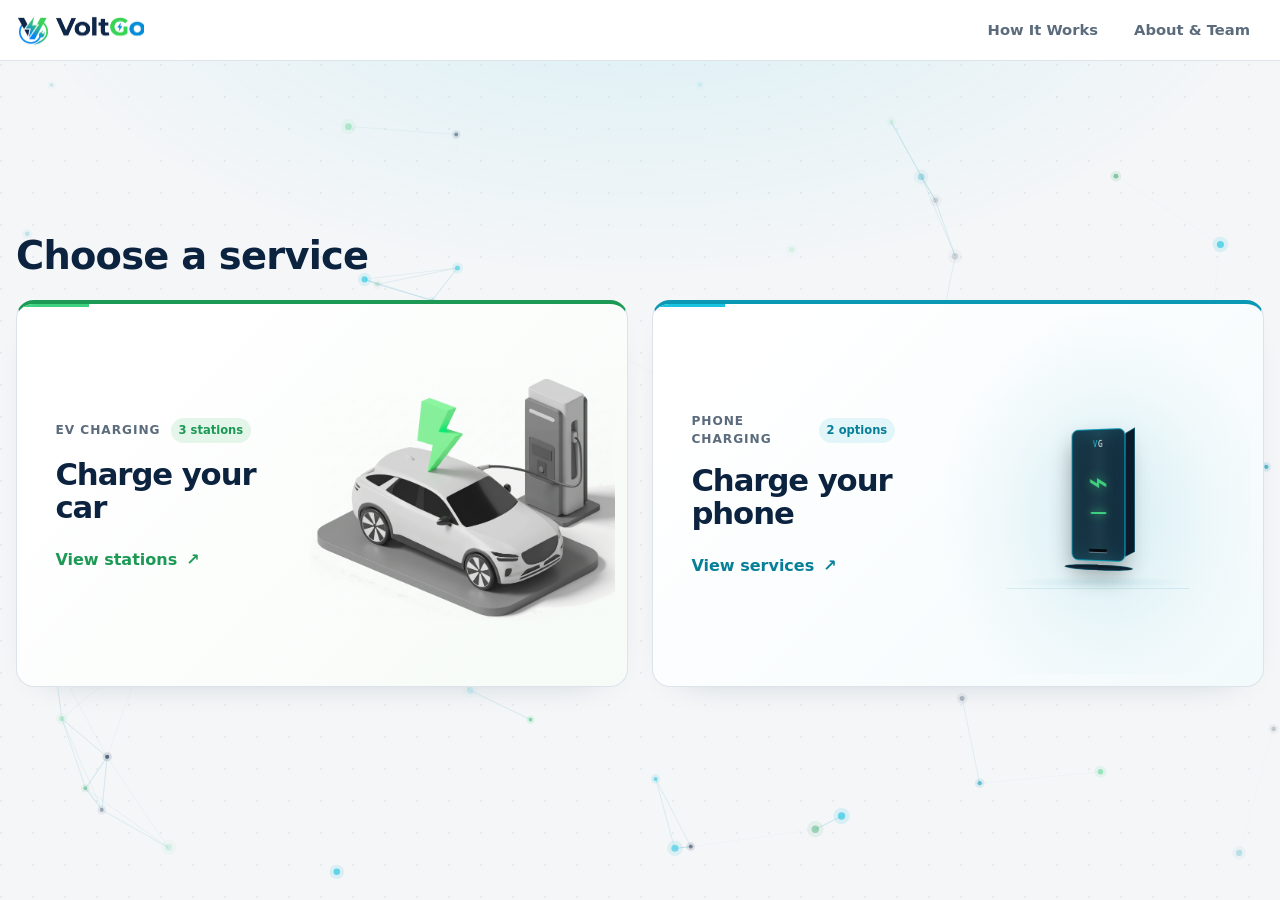
<file: index.html>
<!doctype html>
<html lang="en">
  <head>
    <meta charset="utf-8" />
    <meta name="viewport" content="width=device-width, initial-scale=1" />
    <title>VoltGo</title>
    <link
      rel="icon"
      type="image/png"
      sizes="192x192"
      href="assets/voltgo-icon.png"
    />
    <link rel="stylesheet" href="css/style.css" />
  </head>
  <body>
    <header class="site-header">
      <div class="container container--wide header-inner">
        <a class="brand" href="index.html" aria-label="VoltGo home">
          <img class="brand-logo" src="assets/voltgo-logo.png" alt="VoltGo" />
        </a>
        <nav class="header-nav" aria-label="Main Navigation">
          <a class="nav-link" href="how-it-works.html">How It Works</a>
          <a class="nav-link" href="about.html">About &amp; Team</a>
        </nav>
      </div>
    </header>

    <main class="container container--wide home-main">
      <section class="intro" id="homeIntro">
        <h1>Choose a service</h1>
      </section>

      <section
        class="service-picker"
        id="servicePicker"
        aria-label="Choose a charging service"
      >
        <button class="service-choice" type="button" data-service-choice="ev">
          <span class="service-choice-copy">
            <span class="service-choice-kicker"
              >EV CHARGING
              <span class="service-choice-count" data-service-count="ev"></span
            ></span>
            <strong>Charge your car</strong>
            <span class="service-choice-cta"
              >View stations <span aria-hidden="true">↗</span></span
            >
          </span>
          <span
            class="service-choice-art service-choice-art--ev"
            aria-hidden="true"
          >
            <img src="assets/ev-charging-station.webp" alt="" />
          </span>
        </button>
        <button
          class="service-choice service-choice--phone"
          type="button"
          data-service-choice="phone"
        >
          <span class="service-choice-copy">
            <span class="service-choice-kicker"
              >PHONE CHARGING
              <span
                class="service-choice-count"
                data-service-count="phone"
              ></span
            ></span>
            <strong>Charge your phone</strong>
            <span class="service-choice-cta"
              >View services <span aria-hidden="true">↗</span></span
            >
          </span>
          <span
            class="service-choice-art service-choice-art--phone"
            aria-hidden="true"
          >
            <div class="phone-service-stage">
              <span class="phone-stage-floor"></span>
              <div class="charger-model phone-choice-model">
                <div class="charger-face">
                  <span class="charger-logo">V<span>G</span></span
                  ><span class="charger-bolt">⌁</span
                  ><span class="charger-light"></span
                  ><span class="charger-slot"></span>
                </div>
                <div class="charger-side"></div>
                <div class="charger-foot"></div>
              </div>
            </div>
          </span>
        </button>
      </section>

      <section class="station-browser" id="stationBrowser" hidden>
        <div class="station-browser-head">
          <div>
            <p class="eyebrow" id="serviceEyebrow"></p>
            <h2 id="stationsTitle"></h2>
            <p class="intro-sub" id="summary"></p>
          </div>
        </div>
        <section
          class="stations"
          id="stations"
          aria-label="Charging stations"
        ></section>
      </section>

      <template id="stationCardTemplate">
        <a class="station-card" data-card-link>
          <div class="card-top">
            <span class="card-id" data-card-id></span>
            <span class="status" data-card-status></span>
          </div>
          <h2 class="card-name" data-card-name></h2>
          <p class="card-location" data-card-location></p>
          <div class="charger-stage" aria-hidden="true">
            <img
              class="ev-smart-art"
              data-ev-art
              src="assets/ev-charging-station.webp"
              alt="3D illustration of an electric car connected to a charging station"
            />
            <div class="charger-model" data-phone-art>
              <div class="charger-face">
                <span class="charger-logo">V<span>G</span></span
                ><span class="charger-bolt" data-service-icon></span
                ><span class="charger-light"></span
                ><span class="charger-slot"></span>
              </div>
              <div class="charger-side"></div>
              <div class="charger-foot"></div>
            </div>
            <div class="charger-floor" data-card-floor></div>
          </div>
          <div class="card-foot">
            <span class="card-spec" data-card-spec></span>
            <span class="card-go" data-card-go></span>
          </div>
        </a>
      </template>
    </main>

    <script src="js/stations.js"></script>
    <script src="js/home.js"></script>
    <script src="js/energy-bg.js" defer></script>
  </body>
</html>
</file>
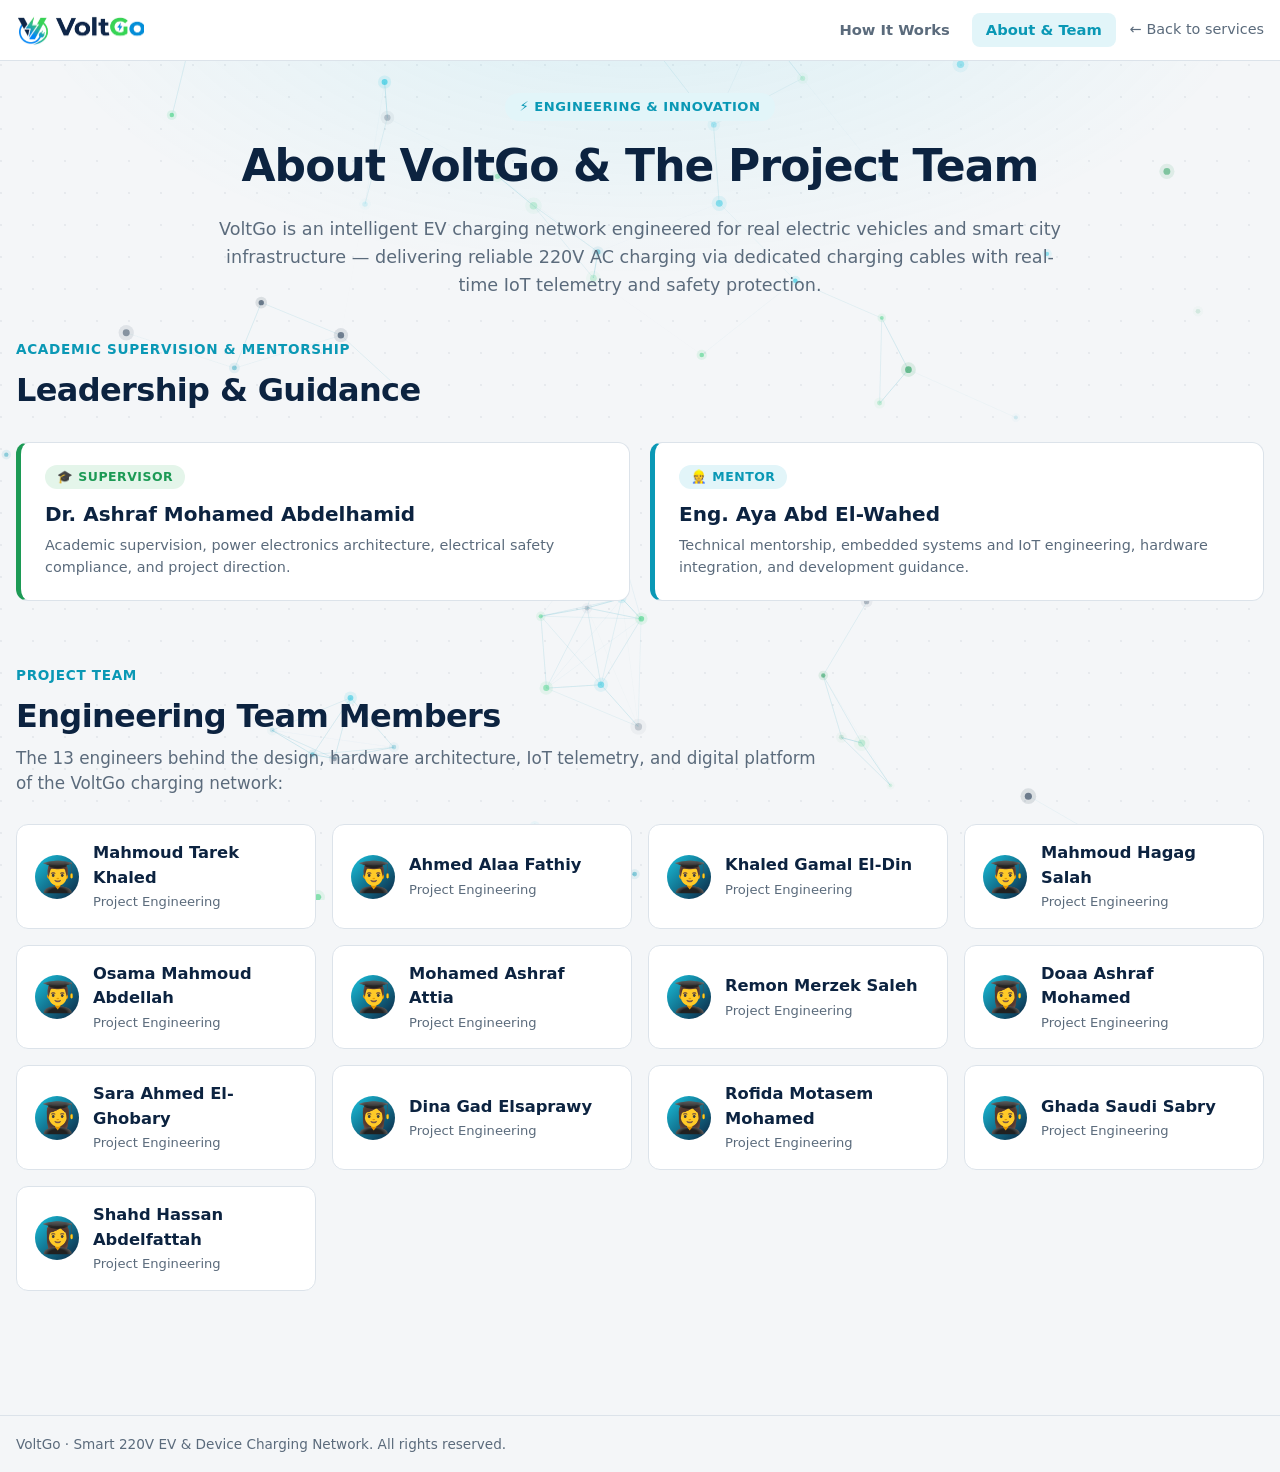
<file: about.html>
<!doctype html>
<html lang="en">
  <head>
    <meta charset="utf-8" />
    <meta name="viewport" content="width=device-width, initial-scale=1" />
    <title>About &amp; Team · VoltGo</title>
    <link
      rel="icon"
      type="image/png"
      sizes="192x192"
      href="assets/voltgo-icon.png"
    />
    <link rel="stylesheet" href="css/style.css" />
  </head>
  <body>
    <header class="site-header">
      <div class="container container--wide header-inner">
        <a class="brand" href="index.html" aria-label="VoltGo home">
          <img class="brand-logo" src="assets/voltgo-logo.png" alt="VoltGo" />
        </a>
        <div class="header-right">
          <nav class="header-nav" aria-label="Main Navigation">
            <a class="nav-link" href="how-it-works.html">How It Works</a>
            <a class="nav-link active" href="about.html">About &amp; Team</a>
          </nav>
          <a class="back-link" href="index.html">&larr; Back to services</a>
        </div>
      </div>
    </header>

    <main class="container container--wide about-main">
      <!-- HERO -->
      <section class="about-hero">
        <span class="about-badge">⚡ Engineering &amp; Innovation</span>
        <h1>About VoltGo &amp; The Project Team</h1>
        <p class="intro-sub">
          VoltGo is an intelligent EV charging network engineered for real
          electric vehicles and smart city infrastructure — delivering reliable
          220V AC charging via dedicated charging cables with real-time IoT
          telemetry and safety protection.
        </p>
      </section>

      <!-- SUPERVISOR & MENTOR -->
      <section class="about-section">
        <div class="section-header">
          <p class="eyebrow">Academic Supervision &amp; Mentorship</p>
          <h2>Leadership &amp; Guidance</h2>
        </div>

        <div class="mentors-grid">
          <!-- Supervisor -->
          <div class="mentor-card mentor-card--supervisor">
            <span class="mentor-badge mentor-badge--green">🎓 Supervisor</span>
            <h3>Dr. Ashraf Mohamed Abdelhamid</h3>
            <p>
              Academic supervision, power electronics architecture, electrical
              safety compliance, and project direction.
            </p>
          </div>

          <!-- Mentor -->
          <div class="mentor-card">
            <span class="mentor-badge mentor-badge--cyan">👷 Mentor</span>
            <h3>Eng. Aya Abd El-Wahed</h3>
            <p>
              Technical mentorship, embedded systems and IoT engineering,
              hardware integration, and development guidance.
            </p>
          </div>
        </div>
      </section>

      <!-- TEAM MEMBERS -->
      <section class="about-section">
        <div class="section-header">
          <p class="eyebrow">Project Team</p>
          <h2>Engineering Team Members</h2>
          <p class="section-lead">
            The 13 engineers behind the design, hardware architecture, IoT
            telemetry, and digital platform of the VoltGo charging network:
          </p>
        </div>

        <!-- 13 Team Members Grid -->
        <div class="team-grid-compact">
          <!-- 1 -->
          <div class="team-member-item">
            <div class="team-member-avatar">👨‍🎓</div>
            <div class="team-member-details">
              <h3>Mahmoud Tarek Khaled</h3>
              <p>Project Engineering</p>
            </div>
          </div>

          <!-- 2 -->
          <div class="team-member-item">
            <div class="team-member-avatar">👨‍🎓</div>
            <div class="team-member-details">
              <h3>Ahmed Alaa Fathiy</h3>
              <p>Project Engineering</p>
            </div>
          </div>

          <!-- 3 -->
          <div class="team-member-item">
            <div class="team-member-avatar">👨‍🎓</div>
            <div class="team-member-details">
              <h3>Khaled Gamal El-Din</h3>
              <p>Project Engineering</p>
            </div>
          </div>

          <!-- 4 -->
          <div class="team-member-item">
            <div class="team-member-avatar">👨‍🎓</div>
            <div class="team-member-details">
              <h3>Mahmoud Hagag Salah</h3>
              <p>Project Engineering</p>
            </div>
          </div>

          <!-- 5 -->
          <div class="team-member-item">
            <div class="team-member-avatar">👨‍🎓</div>
            <div class="team-member-details">
              <h3>Osama Mahmoud Abdellah</h3>
              <p>Project Engineering</p>
            </div>
          </div>

          <!-- 6 -->
          <div class="team-member-item">
            <div class="team-member-avatar">👨‍🎓</div>
            <div class="team-member-details">
              <h3>Mohamed Ashraf Attia</h3>
              <p>Project Engineering</p>
            </div>
          </div>

          <!-- 7 -->
          <div class="team-member-item">
            <div class="team-member-avatar">👨‍🎓</div>
            <div class="team-member-details">
              <h3>Remon Merzek Saleh</h3>
              <p>Project Engineering</p>
            </div>
          </div>

          <!-- 8 -->
          <div class="team-member-item">
            <div class="team-member-avatar">👩‍🎓</div>
            <div class="team-member-details">
              <h3>Doaa Ashraf Mohamed</h3>
              <p>Project Engineering</p>
            </div>
          </div>

          <!-- 9 -->
          <div class="team-member-item">
            <div class="team-member-avatar">👩‍🎓</div>
            <div class="team-member-details">
              <h3>Sara Ahmed El-Ghobary</h3>
              <p>Project Engineering</p>
            </div>
          </div>

          <!-- 10 -->
          <div class="team-member-item">
            <div class="team-member-avatar">👩‍🎓</div>
            <div class="team-member-details">
              <h3>Dina Gad Elsaprawy</h3>
              <p>Project Engineering</p>
            </div>
          </div>

          <!-- 11 -->
          <div class="team-member-item">
            <div class="team-member-avatar">👩‍🎓</div>
            <div class="team-member-details">
              <h3>Rofida Motasem Mohamed</h3>
              <p>Project Engineering</p>
            </div>
          </div>

          <!-- 12 -->
          <div class="team-member-item">
            <div class="team-member-avatar">👩‍🎓</div>
            <div class="team-member-details">
              <h3>Ghada Saudi Sabry</h3>
              <p>Project Engineering</p>
            </div>
          </div>

          <!-- 13 -->
          <div class="team-member-item">
            <div class="team-member-avatar">👩‍🎓</div>
            <div class="team-member-details">
              <h3>Shahd Hassan Abdelfattah</h3>
              <p>Project Engineering</p>
            </div>
          </div>
        </div>
      </section>
    </main>

    <footer class="site-footer">
      <div class="container container--wide">
        <p>
          VoltGo &middot; Smart 220V EV &amp; Device Charging Network. All
          rights reserved.
        </p>
      </div>
    </footer>
    <script src="js/energy-bg.js" defer></script>
  </body>
</html>
</file>
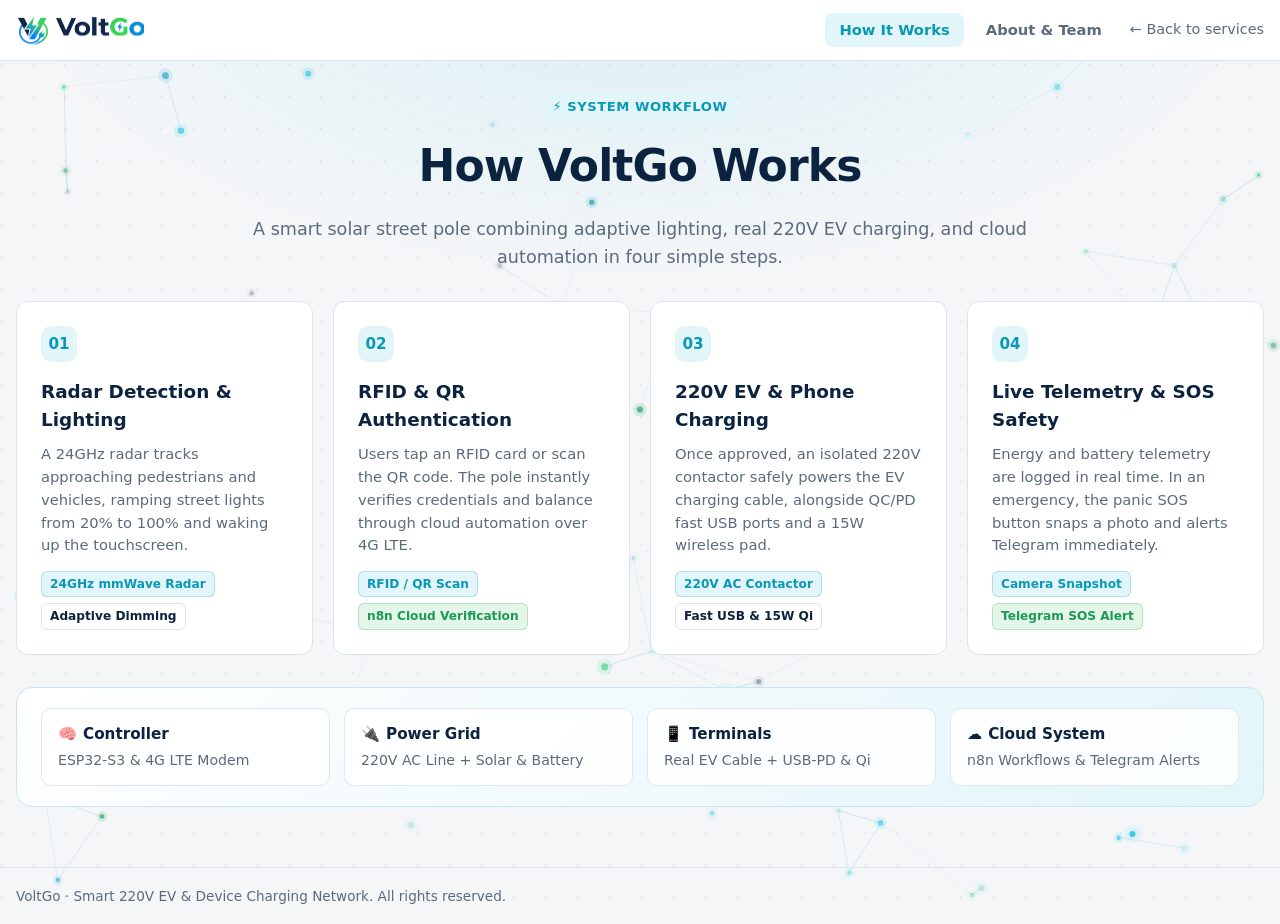
<file: how-it-works.html>
<!doctype html>
<html lang="en">
  <head>
    <meta charset="utf-8" />
    <meta name="viewport" content="width=device-width, initial-scale=1" />
    <title>How It Works · VoltGo</title>
    <link rel="icon" type="image/png" sizes="192x192" href="assets/voltgo-icon.png" />
    <link rel="stylesheet" href="css/style.css" />
  </head>
  <body>
    <header class="site-header">
      <div class="container container--wide header-inner">
        <a class="brand" href="index.html" aria-label="VoltGo home">
          <img class="brand-logo" src="assets/voltgo-logo.png" alt="VoltGo" />
        </a>
        <div class="header-right">
          <nav class="header-nav" aria-label="Main Navigation">
            <a class="nav-link active" href="how-it-works.html">How It Works</a>
            <a class="nav-link" href="about.html">About &amp; Team</a>
          </nav>
          <a class="back-link" href="index.html">&larr; Back to services</a>
        </div>
      </div>
    </header>

    <main class="container container--wide about-main">
      <!-- HERO -->
      <section class="about-hero" style="margin-bottom: 30px;">
        <span class="about-badge">⚡ System Workflow</span>
        <h1>How VoltGo Works</h1>
        <p class="intro-sub">
          A smart solar street pole combining adaptive lighting, real 220V EV charging, and cloud automation in four simple steps.
        </p>
      </section>

      <!-- 4 CONCISE STEPS -->
      <div class="steps-grid">
        <!-- Step 1 -->
        <div class="step-card">
          <span class="step-card-num">01</span>
          <h3>Radar Detection &amp; Lighting</h3>
          <p>
            A 24GHz radar tracks approaching pedestrians and vehicles, ramping street lights from 20% to 100% and waking up the touchscreen.
          </p>
          <div class="hw-tags">
            <span class="hw-tag hw-tag--cyan">24GHz mmWave Radar</span>
            <span class="hw-tag">Adaptive Dimming</span>
          </div>
        </div>

        <!-- Step 2 -->
        <div class="step-card">
          <span class="step-card-num">02</span>
          <h3>RFID &amp; QR Authentication</h3>
          <p>
            Users tap an RFID card or scan the QR code. The pole instantly verifies credentials and balance through cloud automation over 4G LTE.
          </p>
          <div class="hw-tags">
            <span class="hw-tag hw-tag--cyan">RFID / QR Scan</span>
            <span class="hw-tag hw-tag--green">n8n Cloud Verification</span>
          </div>
        </div>

        <!-- Step 3 -->
        <div class="step-card">
          <span class="step-card-num">03</span>
          <h3>220V EV &amp; Phone Charging</h3>
          <p>
            Once approved, an isolated 220V contactor safely powers the EV charging cable, alongside QC/PD fast USB ports and a 15W wireless pad.
          </p>
          <div class="hw-tags">
            <span class="hw-tag hw-tag--cyan">220V AC Contactor</span>
            <span class="hw-tag">Fast USB &amp; 15W Qi</span>
          </div>
        </div>

        <!-- Step 4 -->
        <div class="step-card">
          <span class="step-card-num">04</span>
          <h3>Live Telemetry &amp; SOS Safety</h3>
          <p>
            Energy and battery telemetry are logged in real time. In an emergency, the panic SOS button snaps a photo and alerts Telegram immediately.
          </p>
          <div class="hw-tags">
            <span class="hw-tag hw-tag--cyan">Camera Snapshot</span>
            <span class="hw-tag hw-tag--green">Telegram SOS Alert</span>
          </div>
        </div>
      </div>

      <!-- COMPACT CORE SPECS STRIP -->
      <div class="spotlight-box" style="margin-top: 32px; padding: 20px 24px;">
        <div class="spotlight-points" style="grid-template-columns: repeat(auto-fit, minmax(200px, 1fr)); gap: 14px;">
          <div class="spotlight-point">
            <strong><span>🧠</span> Controller</strong>
            <p>ESP32-S3 &amp; 4G LTE Modem</p>
          </div>
          <div class="spotlight-point">
            <strong><span>🔌</span> Power Grid</strong>
            <p>220V AC Line + Solar &amp; Battery</p>
          </div>
          <div class="spotlight-point">
            <strong><span>📱</span> Terminals</strong>
            <p>Real EV Cable + USB-PD &amp; Qi</p>
          </div>
          <div class="spotlight-point">
            <strong><span>☁️</span> Cloud System</strong>
            <p>n8n Workflows &amp; Telegram Alerts</p>
          </div>
        </div>
      </div>
    </main>

    <footer class="site-footer">
      <div class="container container--wide">
        <p>VoltGo &middot; Smart 220V EV &amp; Device Charging Network. All rights reserved.</p>
      </div>
    </footer>
    <script src="js/energy-bg.js" defer></script>
  </body>
</html>
</file>
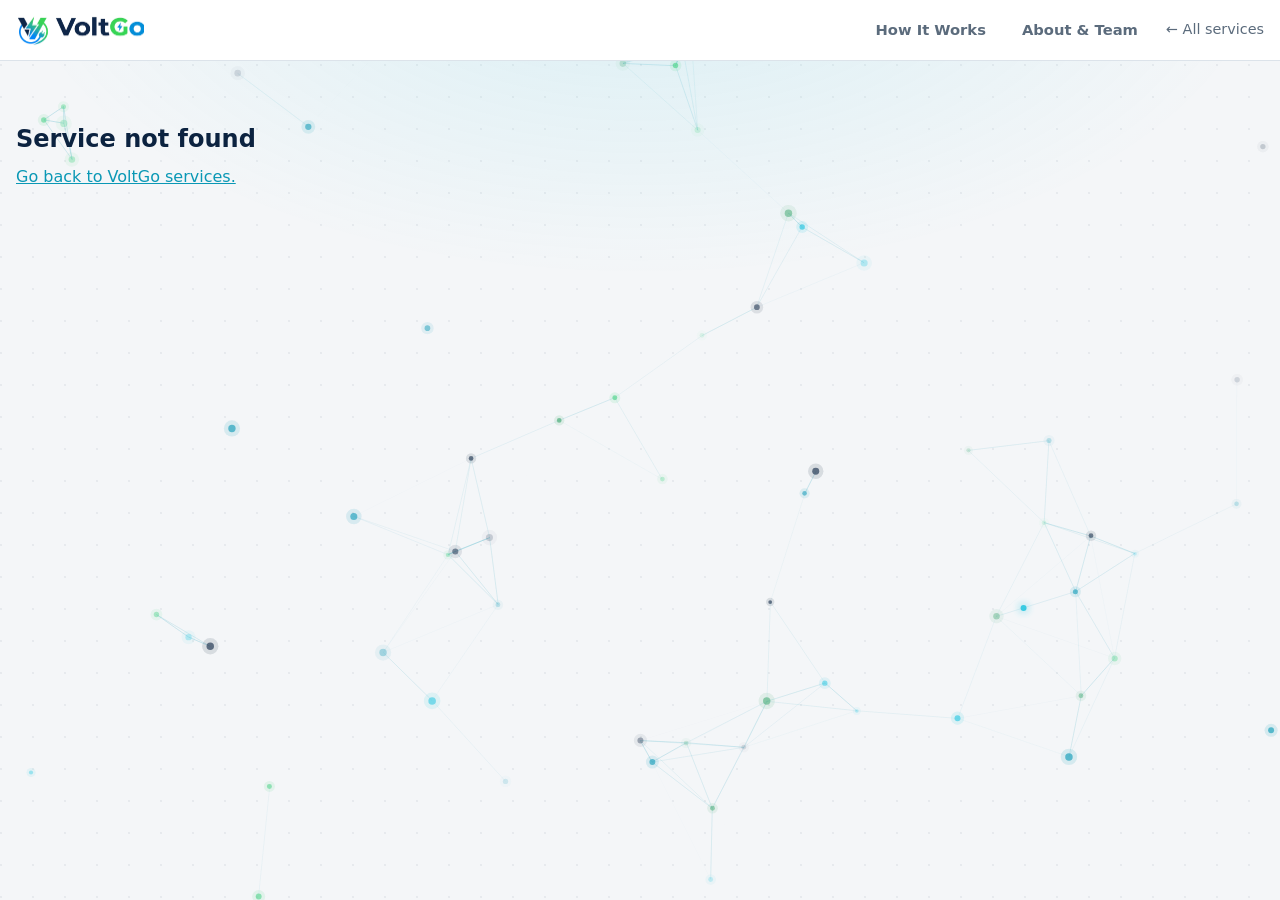
<file: phone.html>
<!doctype html>
<html lang="en">
  <head>
    <meta charset="utf-8" />
    <meta name="viewport" content="width=device-width, initial-scale=1" />
    <title>Phone charging · VoltGo</title>
    <link rel="icon" type="image/png" sizes="192x192" href="assets/voltgo-icon.png" />
    <link rel="stylesheet" href="css/style.css" />
  </head>
  <body>
    <header class="site-header">
      <div class="container container--wide header-inner">
        <a class="brand" href="index.html" aria-label="VoltGo home">
          <img class="brand-logo" src="assets/voltgo-logo.png" alt="" />
        </a>
        <div class="header-right">
          <nav class="header-nav" aria-label="Main Navigation">
            <a class="nav-link" href="how-it-works.html">How It Works</a>
            <a class="nav-link" href="about.html">About &amp; Team</a>
          </nav>
          <a class="back-link" href="index.html">&larr; All services</a>
        </div>
      </div>
    </header>
    <main class="container container--station phone-main">
      <section id="phoneNotFound" class="notice-block" hidden><h1>Service not found</h1><p><a href="index.html">Go back to VoltGo services.</a></p></section>
      <div id="phoneView" hidden>
        <div class="station-head"><div><p class="eyebrow" id="phoneId"></p><h1 id="phoneName"></h1><p class="muted" id="phoneLocation"></p></div><span class="status status--available">Available</span></div>
        <div class="phone-layout">
          <section class="card phone-visual-card">
            <h2 class="card-title">Charging station <span class="tag">CSS 3D illustration</span></h2>
            <div class="phone-scene" id="phoneScene"><div class="phone-scene-glow"></div><div class="phone-station-model"><span class="phone-model-logo">VG</span><span class="phone-model-icon" id="phoneModelIcon"></span><span class="phone-model-light"></span><span class="phone-model-base"></span></div><div class="phone-scene-floor"></div></div>
            <section class="pole-telemetry" aria-label="Smart pole readings">
              <div class="pole-telemetry-heading"><h3>Smart pole status</h3><span class="pole-connection-status is-demo" id="poleConnectionStatus" role="status">Demo readings</span></div>
              <div class="pole-telemetry-grid">
                <div class="pole-reading pole-reading--battery">
                  <div class="pole-reading-heading"><span>Pole battery</span><strong id="poleBatteryValue">86%</strong></div>
                  <div class="pole-battery-track" id="poleBatteryMeter" role="meter" aria-label="Smart pole battery charge" aria-valuemin="0" aria-valuemax="100" aria-valuenow="86">
                    <div class="pole-battery-fill" id="poleBatteryFill"></div>
                  </div>
                </div>
                <div class="pole-reading pole-reading--temperature">
                  <div class="pole-reading-heading"><span>Pole temperature</span><strong id="poleTemperatureValue">29.0 °C</strong></div>
                  <p class="pole-temperature-note" id="poleTemperatureNote">Normal operating range</p>
                </div>
                <div class="pole-reading">
                  <div class="pole-reading-heading"><span>Battery voltage</span><strong id="poleBatteryVoltage">— V</strong></div>
                </div>
                <div class="pole-reading">
                  <div class="pole-reading-heading"><span>Solar current</span><strong id="poleSolarCurrent">— A</strong></div>
                </div>
              </div>
              <p class="muted small pole-telemetry-note" id="poleTelemetryNote">Demo readings only · no pole sensors connected.</p>
            </section>
            <p class="muted small">Simulated service · no real phone or charging hardware is controlled.</p>
          </section>
          <section class="card phone-control-card">
            <div id="phoneSetup">
              <h2 class="card-title">Set up a charging session</h2>
              <div class="phone-setup-grid">
                <div class="phone-setup-ports">
                  <div class="step"><span class="step-num">1</span><span class="step-title" id="portHeading">Choose an available port</span></div>
                  <div class="phone-port-list" id="phonePorts"></div>
                </div>
                <div class="phone-setup-purchase">
                  <div class="step"><span class="step-num">2</span><span class="step-title">Choose a time package</span></div>
                  <div class="phone-package-list" id="phonePackages"></div>
                  <button type="button" class="btn btn--primary" id="phonePay">Pay 18 EGP (simulated)</button>
                  <p class="muted small phone-footnote" id="phonePayNote">Demo payment only. No real money is charged.</p>
                  <p class="notice notice--ok" id="phonePaidNotice" hidden></p>
                  <button type="button" class="btn btn--go" id="phoneStart" disabled>Start charging</button>
                </div>
              </div>
            </div>
            <div id="phoneSession" hidden>
              <h2 class="card-title">Phone charging <span class="pulse-dot" id="phonePulse" hidden></span></h2>
              <div class="phone-session-state" id="phoneSessionState">Paid · ready to start</div>
              <div class="phone-stats"><div><span>Duration</span><strong id="phoneElapsed">00:00</strong></div><div><span>Purchased time</span><strong id="phoneLimit">30 min</strong></div></div>
              <div class="progress phone-progress"><div class="progress-fill" id="phoneProgress"></div></div>
              <p class="muted small" id="phoneSessionNote">Start the session when you’re ready.</p>
              <button type="button" class="btn btn--stop" id="phoneStop" disabled>Stop session</button>
              <button type="button" class="btn btn--go" id="phoneResume" hidden>Resume charging</button>
              <a href="index.html" class="btn btn--ghost phone-back">All services</a>
            </div>
          </section>
        </div>
      </div>
    </main>
    <template id="phonePortTemplate">
      <button type="button" class="phone-port">
        <span class="phone-port-dot"></span>
        <span><strong><span data-port-id></span> <small class="phone-port-type" data-port-type></small></strong><small data-port-location></small></span>
        <span class="phone-port-check" data-port-check></span>
      </button>
    </template>
    <template id="phonePackageTemplate">
      <button type="button" class="phone-package">
        <strong><span data-package-minutes></span><small> min</small></strong>
        <span data-package-price></span>
      </button>
    </template>
    <script src="js/stations.js"></script>
    <script src="js/phone.js"></script>
    <script src="js/pole-api.js"></script>
    <script src="js/energy-bg.js" defer></script>
  </body>
</html>
</file>
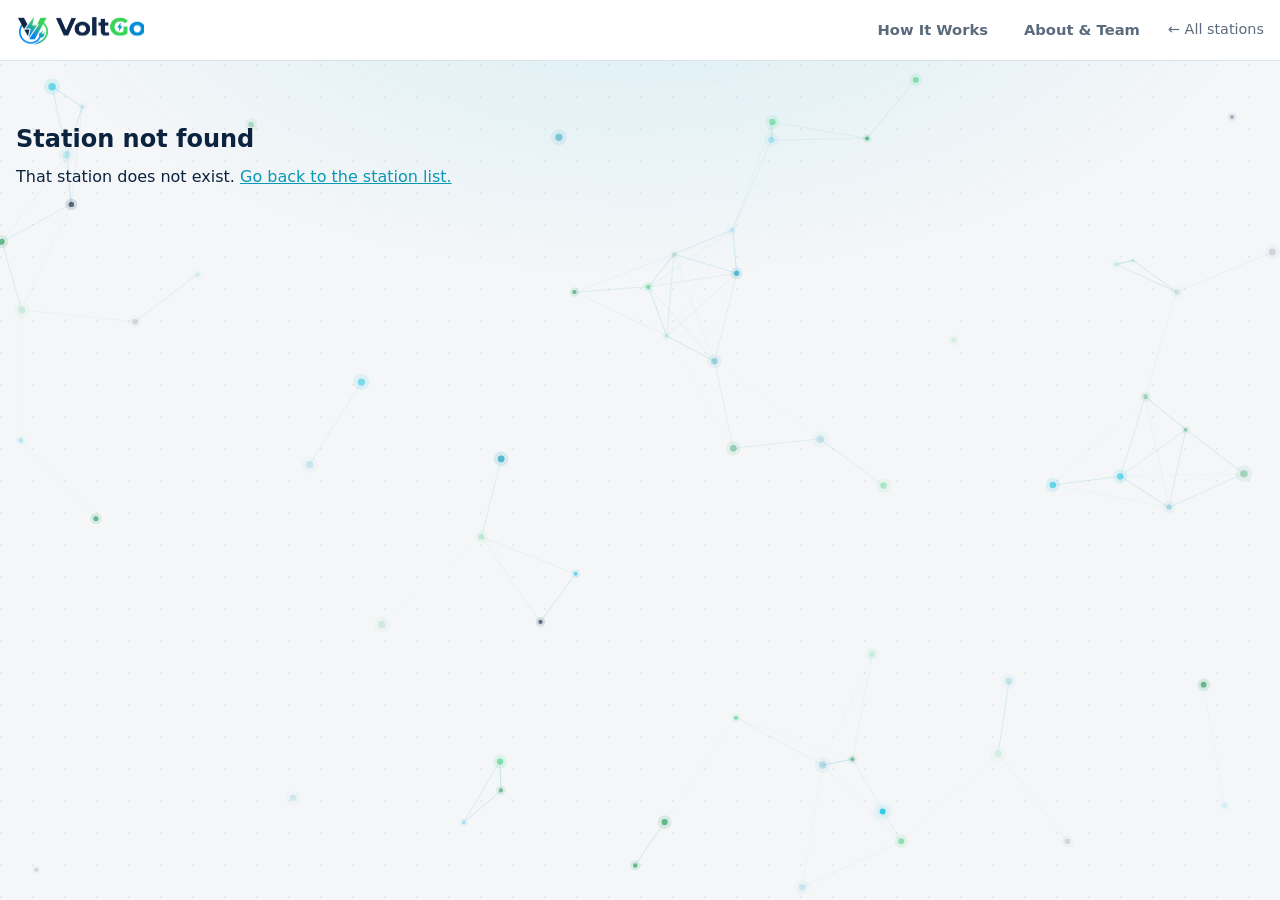
<file: station.html>
<!doctype html>
<html lang="en">
  <head>
    <meta charset="utf-8" />
    <meta name="viewport" content="width=device-width, initial-scale=1" />
    <title>VoltGo – Station</title>
    <link
      rel="icon"
      type="image/png"
      sizes="192x192"
      href="assets/voltgo-icon.png"
    />
    <link rel="stylesheet" href="css/style.css" />
  </head>
  <body>
    <header class="site-header">
      <div class="container container--wide header-inner">
        <a class="brand" href="index.html" aria-label="VoltGo home">
          <img class="brand-logo" src="assets/voltgo-logo.png" alt="" />
        </a>
        <div class="header-right">
          <nav class="header-nav" aria-label="Main Navigation">
            <a class="nav-link" href="how-it-works.html">How It Works</a>
            <a class="nav-link" href="about.html">About &amp; Team</a>
          </nav>
          <a class="back-link" href="index.html">&larr; All stations</a>
        </div>
      </div>
    </header>

    <main class="container container--station station-main">
      <!-- Shown when the ?id= in the address does not match any station -->
      <section id="notFound" class="notice-block" hidden>
        <h1>Station not found</h1>
        <p>
          That station does not exist.
          <a href="index.html">Go back to the station list.</a>
        </p>
      </section>

      <div id="stationView" hidden>
        <div class="station-head">
          <div>
            <p class="eyebrow" id="stId"></p>
            <h1 id="stName"></h1>
            <p class="muted" id="stLocation"></p>
          </div>
          <span class="status" id="stStatus"></span>
        </div>

        <div class="layout">
          <!-- LEFT: readings and camera -->
          <div class="col">
            <section class="card">
              <h2 class="card-title">
                Live readings <span class="tag">simulated</span>
              </h2>
              <div class="readings">
                <div class="reading">
                  <span class="reading-label">Voltage</span>
                  <span class="reading-value"
                    ><span id="rdVoltage">–</span><small>V</small></span
                  >
                </div>
                <div class="reading">
                  <span class="reading-label">Current</span>
                  <span class="reading-value"
                    ><span id="rdCurrent">–</span><small>A</small></span
                  >
                </div>
                <div class="reading">
                  <span class="reading-label">Power</span>
                  <span class="reading-value"
                    ><span id="rdPower">–</span><small>W</small></span
                  >
                </div>
              </div>
              <p class="muted small" id="ratedLine"></p>
            </section>

            <section class="card">
              <h2 class="card-title">
                Live station view <span class="tag">camera preview</span>
              </h2>
              <div
                class="module-scene"
                id="camera"
                aria-label="Live camera preview with a CSS 3D station illustration"
              >
                <video
                  id="cameraFeed"
                  class="camera-feed"
                  autoplay
                  muted
                  playsinline
                  hidden
                ></video>
                <img
                  class="ev-smart-art ev-smart-art-detail"
                  src="assets/ev-charging-station.webp"
                  alt="3D illustration of an electric car connected to a charging station"
                />
                <div class="camera-message" id="cameraMessage">
                  Station illustration · camera preview off
                </div>
              </div>
              <button
                type="button"
                class="btn btn--ghost camera-toggle"
                id="cameraToggle"
              >
                Turn on camera preview
              </button>
              <p class="muted small camera-help" id="cameraHelp">
                Camera stays off until you allow access in your browser.
              </p>
            </section>
          </div>

          <!-- RIGHT: charging panel. Only one of the three blocks is visible at a time.
             On phones this column is shown first (see .col--main in the CSS). -->
          <div class="col col--main">
            <!-- 1. Choose amount, pay, start -->
            <section class="card" id="setupBlock">
              <h2 class="card-title">Start a charging session</h2>

              <p class="notice notice--off" id="offlineNotice" hidden>
                This station is offline, so charging is not available.
              </p>

              <div class="step">
                <span class="step-num">1</span>
                <span class="step-title">Choose how to buy</span>
              </div>
              <div
                class="segmented"
                role="group"
                aria-label="Charging selection"
              >
                <button
                  type="button"
                  class="seg is-active"
                  id="modeEgp"
                  aria-pressed="true"
                >
                  Money (EGP)
                </button>
                <button
                  type="button"
                  class="seg"
                  id="modeKwh"
                  aria-pressed="false"
                >
                  Energy (kWh)
                </button>
              </div>

              <label class="field" for="amountInput">
                <span class="field-label" id="amountLabel">Amount in EGP</span>
                <span class="field-box">
                  <input
                    id="amountInput"
                    type="number"
                    inputmode="decimal"
                    min="0"
                    step="any"
                    placeholder="0"
                  />
                  <span class="field-unit" id="amountUnit">EGP</span>
                </span>
              </label>

              <div class="chips" id="presets"></div>
              <p class="error" id="amountError" hidden></p>

              <dl class="summary-list">
                <div>
                  <dt>Energy</dt>
                  <dd id="pvKwh">–</dd>
                </div>
                <div>
                  <dt>Price</dt>
                  <dd id="pvEgp">–</dd>
                </div>
                <div>
                  <dt>Rate</dt>
                  <dd id="pvRate">–</dd>
                </div>
                <div>
                  <dt>Estimated time</dt>
                  <dd id="pvTime">–</dd>
                </div>
              </dl>

              <div class="checkout-step">
                <div class="step">
                  <span class="step-num">2</span>
                  <span class="step-title">Pay</span>
                </div>
                <button
                  type="button"
                  class="btn btn--primary"
                  id="payBtn"
                  disabled
                >
                  Pay (simulated)
                </button>
              </div>
              <p class="muted small" id="payNote">
                Demo payment only. No real money is charged.
              </p>
              <p class="notice notice--ok" id="paidNotice" hidden></p>

              <div class="checkout-step">
                <div class="step">
                  <span class="step-num">3</span>
                  <span class="step-title">Charge</span>
                </div>
                <button
                  type="button"
                  class="btn btn--go"
                  id="startBtn"
                  disabled
                >
                  Start charging
                </button>
              </div>
              <button type="button" class="link-btn" id="cancelBtn" hidden>
                Cancel and refund
              </button>
            </section>

            <!-- 2. Live charging -->
            <section class="card" id="liveBlock" hidden>
              <h2 class="card-title">
                <span id="chargingState">Charging</span>
                <span
                  class="pulse-dot"
                  id="chargingPulse"
                  aria-hidden="true"
                ></span>
              </h2>

              <div class="live-grid">
                <div class="live-item">
                  <span class="reading-label">Energy consumed</span>
                  <span class="live-value"
                    ><span id="lvKwh">0.00</span><small>kWh</small></span
                  >
                </div>
                <div class="live-item">
                  <span class="reading-label">Cost so far</span>
                  <span class="live-value"
                    ><span id="lvCost">0.00</span><small>EGP</small></span
                  >
                </div>
                <div class="live-item">
                  <span class="reading-label">Remaining balance</span>
                  <span class="live-value"
                    ><span id="lvBalance">0.00</span><small>EGP</small></span
                  >
                </div>
                <div class="live-item">
                  <span class="reading-label">Session runtime</span>
                  <span class="live-value live-value--time"
                    ><span id="lvTime">0 min</span></span
                  >
                </div>
              </div>

              <div
                class="progress"
                role="progressbar"
                aria-valuemin="0"
                aria-valuemax="100"
                aria-valuenow="0"
                id="progress"
              >
                <div class="progress-fill" id="progressFill"></div>
              </div>
              <p class="muted small">
                <span id="lvPercent">0</span>% of
                <span id="lvTarget">0</span> kWh &middot;
                <span id="sessionNote">simulated session</span>
              </p>

              <button type="button" class="btn btn--stop" id="stopBtn">
                Stop charging
              </button>
              <button type="button" class="btn btn--go" id="resumeBtn" hidden>
                Resume charging
              </button>
              <button type="button" class="link-btn" id="cancelSessionBtn">
                Cancel session and refund unused balance
              </button>
            </section>

            <!-- 3. Final summary -->
            <section class="card" id="summaryBlock" hidden>
              <h2 class="card-title">Session summary</h2>
              <p class="notice notice--ok" id="endReason"></p>
              <dl class="summary-list summary-list--big">
                <div>
                  <dt>Energy delivered</dt>
                  <dd id="smKwh">–</dd>
                </div>
                <div>
                  <dt>Total cost</dt>
                  <dd id="smCost">–</dd>
                </div>
                <div>
                  <dt>Amount paid</dt>
                  <dd id="smPaid">–</dd>
                </div>
                <div>
                  <dt>Unused balance returned</dt>
                  <dd id="smRefund">–</dd>
                </div>
                <div>
                  <dt>Charging time</dt>
                  <dd id="smTime">–</dd>
                </div>
              </dl>
              <p class="muted small">
                No real payment or hardware was involved.
              </p>
              <div class="btn-row">
                <button type="button" class="btn btn--primary" id="newBtn">
                  New session
                </button>
                <a class="btn btn--ghost" href="index.html">All stations</a>
              </div>
            </section>
          </div>
        </div>
      </div>
    </main>

    <script src="js/stations.js"></script>
    <script src="js/station.js"></script>
    <script src="js/energy-bg.js" defer></script>
  </body>
</html>
</file>
<file: css/style.css>
/* ============================================================
   VoltGo – styles (light theme)
   Colors live in the :root block, change them there.
   ============================================================ */

:root {
  --bg: #f4f6f8;
  --surface: #ffffff;
  --line: #dce3ea;
  --ink: #0c2340;          /* dark navy, used for text and primary buttons */
  --ink-soft: #5b6b7c;
  --cyan: #0a98b5;         /* electric cyan, darkened a little so it reads on white */
  --cyan-bright: #19c3df;
  --cyan-soft: #e2f5f9;
  --green: #1c9a55;
  --green-bright: #3ed17f;
  --green-soft: #e4f5ea;
  --off: #8895a3;
  --off-soft: #eceff2;
  --radius: 12px;
  --shadow-hover: 0 14px 30px -14px rgba(12, 35, 64, 0.28);

  /* smaller interface details */
  --on-ink: #ffffff;       /* text on navy buttons */
  --on-go: #ffffff;        /* text on the green Start button */
  --energy-border: #c4e8f0;
  --camera-a: #eef2f5;
  --camera-b: #e6ebf0;
  --camera-line: #c3cdd7;
  --danger: #b3261e;
  --danger-soft: #fdeceb;
  --ok-text: #14703d;
  --off-text: #4a5866;
  color-scheme: light;
}


*, *::before, *::after { box-sizing: border-box; }

html { -webkit-text-size-adjust: 100%; }

body {
  margin: 0;
  background: var(--bg);
  color: var(--ink);
  font-family: system-ui, -apple-system, "Segoe UI", Roboto, "Helvetica Neue", Arial, sans-serif;
  font-size: 16px;
  line-height: 1.5;
  min-height: 100vh;
  position: relative;
  overflow-x: hidden;
  display: flex;
  flex-direction: column;
}

main { flex: 1; padding-bottom: 48px; }

[hidden] { display: none !important; }

h1, h2, p, dl, dd { margin: 0; }
a { color: var(--cyan); }
button, input { font: inherit; color: inherit; }

.container { width: min(1080px, 100% - 32px); margin-inline: auto; }
.container--wide { width: min(1880px, 100% - 32px); }
.container--station { width: min(1540px, 100% - 32px); }
.muted { color: var(--ink-soft); }
.small { font-size: 0.85rem; }

/* ---------- Header / footer ---------- */
.site-header {
  background: var(--surface);
  border-bottom: 1px solid var(--line);
}
.header-inner {
  display: flex;
  align-items: center;
  justify-content: space-between;
  height: 60px;
}
.brand {
  display: inline-flex;
  align-items: center;
  gap: 8px;
  color: var(--ink);
  text-decoration: none;
  font-weight: 700;
  font-size: 1.15rem;
  letter-spacing: -0.01em;
}
.brand-logo { display: block; width: clamp(120px, 10vw, 170px); height: auto; }

/* ---------- Header Navigation ---------- */
.header-nav {
  display: inline-flex;
  align-items: center;
  gap: 8px;
}
.nav-link {
  display: inline-flex;
  align-items: center;
  gap: 6px;
  padding: 6px 14px;
  color: var(--ink-soft);
  text-decoration: none;
  font-size: 0.92rem;
  font-weight: 600;
  border-radius: 8px;
  transition: color 0.18s ease, background-color 0.18s ease;
}
.nav-link:hover {
  color: var(--cyan);
  background: var(--cyan-soft);
}
.nav-link.active {
  color: var(--cyan);
  background: var(--cyan-soft);
}
.header-note, .back-link { font-size: 0.9rem; color: var(--ink-soft); text-decoration: none; }
.back-link:hover { color: var(--ink); }

.site-footer {
  border-top: 1px solid var(--line);
  padding: 18px 0;
  font-size: 0.85rem;
  color: var(--ink-soft);
}

/* ---------- Status pill ---------- */
.status {
  display: inline-flex;
  align-items: center;
  gap: 6px;
  padding: 3px 10px;
  border-radius: 999px;
  font-size: 0.8rem;
  font-weight: 600;
  white-space: nowrap;
}
.status::before {
  content: "";
  width: 7px;
  height: 7px;
  border-radius: 50%;
  background: currentColor;
}
.status--available { background: var(--green-soft); color: var(--green); }
.status--offline   { background: var(--off-soft);   color: var(--off); }

/* ============================================================
   HOME PAGE
   ============================================================ */
.intro { padding: 44px 0 28px; }
.intro h1 { font-size: clamp(1.8rem, 4vw, 2.4rem); letter-spacing: -0.02em; line-height: 1.15; }
.intro-sub { margin-top: 8px; color: var(--ink-soft); }

.stations {
  display: grid;
  grid-template-columns: repeat(auto-fit, minmax(250px, 1fr));
  gap: 20px;
}

.intro .eyebrow { margin-bottom: 8px; }
.home-main { display: flex; flex-direction: column; justify-content: center; padding-bottom: 24px; }
.home-main .intro { width: min(1560px, 100%); margin: 0 auto; padding: 8px 0 22px; }
.home-main .intro h1 { font-size: clamp(1.8rem, 3.2vw, 2.4rem); }
.service-picker { display: grid; grid-template-columns: repeat(2, minmax(0, 1fr)); width: min(1560px, 100%); gap: 24px; margin: 0 auto 24px; }
.service-choice { position: relative; display: grid; grid-template-columns: minmax(0, .92fr) minmax(0, 1.08fr); align-items: stretch; min-height: clamp(340px, 43vh, 420px); padding: 0; overflow: hidden; border: 1px solid #dce3ea; border-top: 4px solid var(--green); border-radius: 18px; background: linear-gradient(135deg, #fff 12%, #f6fbf7 100%); color: var(--ink); text-align: left; cursor: pointer; box-shadow: 0 12px 38px -32px rgba(12,35,64,.45); transition: transform .22s ease, border-color .22s ease, box-shadow .22s ease; }
.service-choice::after { position: absolute; top: 0; left: 0; width: 72px; height: 3px; background: var(--green-bright); content: ""; }
.service-choice--phone { border-top-color: var(--cyan); background: linear-gradient(135deg, #fff 12%, #f3fafc 100%); }
.service-choice--phone::after { background: var(--cyan-bright); }
.service-choice:hover { transform: translateY(-5px); border-color: #b7dfc5; box-shadow: 0 22px 45px -30px rgba(12,35,64,.4); }
.service-choice--phone:hover { border-color: #b4e3eb; }
.service-choice:focus-visible { outline: 3px solid var(--cyan-soft); outline-offset: 3px; }
.service-choice-copy { display: flex; flex-direction: column; align-items: flex-start; justify-content: center; gap: 15px; padding: clamp(24px, 3vw, 42px); }
.service-choice-kicker { display: flex; align-items: center; gap: 10px; color: var(--ink-soft); font-size: .76rem; font-weight: 750; letter-spacing: .08em; }
.service-choice-copy strong { font-size: clamp(1.55rem, 2.4vw, 2.25rem); line-height: 1.08; letter-spacing: -.035em; }
.service-choice-count { padding: 4px 8px; border-radius: 99px; background: var(--green-soft); color: var(--green); font-size: .72rem; font-weight: 700; letter-spacing: 0; white-space: nowrap; }
.service-choice--phone .service-choice-count { background: var(--cyan-soft); color: #087f99; }
.service-choice-cta { display: inline-flex; align-items: center; gap: 9px; margin-top: 9px; color: var(--green); font-weight: 750; }
.service-choice--phone .service-choice-cta { color: #087f99; }
.service-choice-art { position: relative; display: grid; place-items: center; align-self: stretch; min-width: 0; margin: 12px; overflow: hidden; border-radius: 14px; background: radial-gradient(ellipse at 52% 55%, rgba(28,154,85,.14), rgba(28,154,85,.035) 48%, transparent 74%); }
.service-choice-art--ev { background: transparent; }
.service-choice-art--ev img { display: block; width: 100%; height: 100%; max-height: 370px; object-fit: contain; padding: 0; }
.service-choice-art--phone { background: radial-gradient(ellipse at 52% 55%, rgba(10,152,181,.14), rgba(10,152,181,.035) 48%, transparent 74%); }
.phone-service-stage { position: relative; display: grid; place-items: center; width: 100%; height: 100%; min-height: 260px; perspective: 650px; }
.phone-stage-floor { position: absolute; bottom: 22%; width: 180px; height: 25px; border-bottom: 1px solid #159bb244; transform: rotateX(67deg); background: radial-gradient(ellipse, #159bb21a, transparent 72%); }
.station-browser-head { display: flex; align-items: center; justify-content: space-between; gap: 20px; padding: 24px 0 18px; }
.station-browser-head h2 { font-size: clamp(1.45rem, 3vw, 2rem); line-height: 1.2; }
.station-browser-head .intro-sub { margin-top: 5px; }
.station-browser .stations { grid-template-columns: repeat(auto-fit, minmax(min(100%, 300px), 370px)); justify-content: center; }
.station-browser .station-card { animation-delay: 0ms; }

.station-card {
  --accent: var(--cyan);
  display: flex;
  flex-direction: column;
  min-height: 430px;
  padding: 22px;
  background: var(--surface);
  border: 1px solid var(--line);
  border-top: 4px solid var(--accent);
  border-radius: var(--radius);
  color: inherit;
  text-decoration: none;
  transition: transform 0.25s ease, box-shadow 0.25s ease, border-color 0.25s ease;
  animation: rise 0.5s ease both;
  animation-delay: calc(var(--i, 0) * 90ms);
}
.station-card.is-available { --accent: var(--green); }
.station-card.is-offline   { --accent: var(--off); }
.station-card.is-available.is-service-wired,
.station-card.is-available.is-service-wireless { --accent: var(--cyan); }

.station-card:focus-visible { outline: 3px solid var(--cyan-soft); border-color: var(--accent); }
.station-card:active { transform: scale(0.98); }

/* Hover lift only on devices that really hover (mouse), not on touch screens */
@media (hover: hover) {
  .station-card:hover {
    transform: translateY(-6px);
    box-shadow: var(--shadow-hover);
    border-color: var(--accent);
  }
}

.card-top { display: grid; grid-template-columns: minmax(0, 1fr) auto; align-items: center; gap: 8px; min-height: 38px; }
.card-id {
  font-weight: 700;
  font-size: 0.78rem;
  letter-spacing: 0.04em;
  color: var(--ink-soft);
}
.card-name { margin-top: 10px; font-size: 1.5rem; letter-spacing: -0.01em; line-height: 1.2; }
.card-location { display: block; margin-top: 4px; color: var(--ink-soft); font-size: 0.92rem; line-height: 1.4; }

/* A small CSS-only 3D charging column for each home card. */
.charger-stage { position: relative; flex: 1; min-height: 180px; margin: 8px auto 12px; width: 100%; display: grid; place-items: center; perspective: 650px; overflow: hidden; }
.charger-glow { position: absolute; width: 155px; height: 155px; border-radius: 50%; background: radial-gradient(circle, var(--cyan-soft), transparent 70%); opacity: .9; animation: module-glow 4s ease-in-out infinite; }
.charger-model { position: relative; width: 58px; height: 132px; transform-style: preserve-3d; transform: rotateY(-22deg); animation: module-float 4s ease-in-out infinite; }
.charger-face { position: absolute; inset: 0; border: 1px solid var(--cyan); border-radius: 7px; background: linear-gradient(90deg, #132a39, #1b3b4a 52%, #102334); box-shadow: inset 0 0 20px #2fc6e233, 0 14px 25px #0005; display: flex; flex-direction: column; align-items: center; }
.charger-side { position: absolute; left: 100%; top: 5px; width: 10px; height: 122px; transform: skewY(-28deg); transform-origin: left top; background: #0b1b2b; border: 1px solid #2fc6e255; border-left: 0; }
.charger-foot { position: absolute; left: -8px; right: -8px; bottom: -11px; height: 9px; transform: rotateX(55deg); border-radius: 50%; background: #102637; border: 1px solid #2fc6e266; }
.charger-logo,.module-logo { margin-top: 10px; font: 8px var(--font-mono, monospace); color: var(--cyan-bright); letter-spacing: .08em; }
.charger-logo span,.module-logo span { color: #fff; }
.charger-bolt { color: var(--green-bright); font-size: 36px; line-height: 1; margin-top: 15px; text-shadow: 0 0 12px #3ed17f99; }
.charger-light,.module-light { width: 17px; height: 2px; margin-top: 12px; border-radius: 2px; background: var(--green-bright); box-shadow: 0 0 9px var(--green-bright); animation: pulse 1.8s infinite; }
.charger-slot,.module-slot { width: 20px; height: 3px; margin-top: auto; margin-bottom: 8px; border-radius: 2px; background: #050b10; box-shadow: 0 1px 0 #607783; }
.charger-floor { position: absolute; bottom: 14px; width: 135px; height: 20px; border-bottom: 1px solid #2fc6e244; transform: rotateX(67deg); background: radial-gradient(ellipse, #2fc6e222, transparent 70%); }
.is-service-ev .charger-stage { min-height: 205px; overflow:hidden; border-radius:9px; background:transparent; }
.is-service-ev .charger-glow,.is-service-ev .charger-floor { display:none; }
.ev-smart-art { display:block; width:100%; height:100%; object-fit:contain; }
.is-service-ev .charger-stage .ev-smart-art { position:absolute; inset:0; transform:scale(1.12); }
.station-card.is-offline .ev-smart-art { filter:grayscale(.8) opacity(.68); }
.is-offline .charger-model { filter: grayscale(1); opacity: .65; }

.card-foot {
  display: flex;
  justify-content: space-between;
  align-items: center;
  padding-top: 14px;
  border-top: 1px solid var(--line);
  font-size: 0.92rem;
}
.card-spec { color: var(--ink-soft); }
.card-go { font-weight: 600; color: var(--accent); transition: transform 0.2s ease; }
.station-card:hover .card-go { transform: translateX(4px); }

@keyframes rise {
  from { opacity: 0; transform: translateY(14px); }
  to   { opacity: 1; transform: none; }
}
@keyframes module-float { 0%,100% { translate: 0 0; } 50% { translate: 0 -7px; } }
@keyframes module-glow { 0%,100% { scale: .92; opacity: .65; } 50% { scale: 1.08; opacity: 1; } }

/* ============================================================
   STATION PAGE
   ============================================================ */
.notice-block { padding: 60px 0; }
.notice-block h1 { margin-bottom: 8px; }

.station-head {
  display: flex;
  justify-content: space-between;
  align-items: flex-start;
  gap: 16px;
  padding: 32px 0 22px;
}
.station-head h1 { font-size: clamp(1.6rem, 4vw, 2.1rem); letter-spacing: -0.02em; line-height: 1.15; }
.eyebrow { font-weight: 700; letter-spacing: 0.05em; color: var(--cyan); font-size: 0.9rem; }
.station-head { padding: 20px 0 14px; }

.layout { display: grid; gap: 20px; grid-template-columns: 1fr; align-items: start; }
.col { display: grid; gap: 20px; }
@media (min-width: 880px) {
  .layout { grid-template-columns: 1fr 1.1fr; }
}

.card {
  background: var(--surface);
  border: 1px solid var(--line);
  border-radius: var(--radius);
  padding: 22px;
  animation: rise 0.4s ease both;
}
.card-title {
  display: flex;
  align-items: center;
  gap: 10px;
  font-size: 1.05rem;
  margin-bottom: 16px;
}
.tag {
  font-size: 0.7rem;
  font-weight: 600;
  text-transform: uppercase;
  letter-spacing: 0.06em;
  padding: 2px 8px;
  border-radius: 4px;
  background: var(--off-soft);
  color: var(--ink-soft);
}

/* Readings */
.readings { display: grid; grid-template-columns: repeat(3, 1fr); gap: 10px; margin-bottom: 12px; }
.reading {
  display: flex;
  flex-direction: column;
  gap: 2px;
  padding: 12px;
  background: var(--bg);
  border-radius: 8px;
}
.reading-label { font-size: 0.78rem; color: var(--ink-soft); }
.reading-value {
  font-size: 1.5rem;
  font-weight: 700;
  font-variant-numeric: tabular-nums;
  line-height: 1.2;
}
.reading-value small, .live-value small {
  margin-left: 3px;
  font-size: 0.8rem;
  font-weight: 500;
  color: var(--ink-soft);
}

/* EV scene illustration and optional local camera preview. */
.module-scene { position: relative; min-height: 225px; aspect-ratio: 420 / 270; overflow: hidden; border: 1px solid var(--line); border-radius: 8px; background: transparent; color: var(--ink-soft); }
.camera-feed { position: absolute; z-index: 0; inset: 0; width: 100%; height: 100%; object-fit: cover; background: #07131c; }
.ev-smart-art-detail { position:absolute; inset:0; width:100%; height:100%; object-fit:contain; }
.camera-message { position: absolute; left: 9px; bottom: 9px; z-index: 2; padding: 5px 7px; border-radius: 4px; background: #07131ccc; color: #d8e7e8; font-size: .68rem; }
.module-scene.is-live .ev-smart-art-detail { display:none; }
.camera-toggle { margin-top: 12px; }
.camera-help { margin-top: 7px; }

@media (min-width: 1000px) {
  .station-main { padding-bottom: 20px; }
  .station-head { padding: 14px 0 10px; align-items: center; }
  .station-head h1 { font-size: 1.7rem; }
  .station-head > div { display: flex; align-items: baseline; flex-wrap: wrap; gap: 4px 10px; }
  .station-head h1 { font-size: 1.45rem; }
  .station-head .eyebrow { font-size: .75rem; }
  .station-head .muted { font-size: .86rem; }
  .layout { grid-template-columns: 1.05fr .95fr; gap: 14px; align-items: stretch; }
  .col { grid-template-rows: auto minmax(0, 1fr); gap: 12px; min-height: 100%; }
  .col--main { grid-template-rows: minmax(0, 1fr); }
  .col > .card:nth-child(2) { display: flex; flex-direction: column; min-height: 0; }
  .card { padding: 15px 17px; }
  .card-title { margin-bottom: 9px; }
  .readings { gap: 8px; margin-bottom: 8px; }
  .reading { padding: 8px 10px; }
  .reading-value { font-size: 1.25rem; }
  .module-scene { flex: 1; min-height: 245px; height: auto; aspect-ratio: auto; }
  .module-scene .ev-smart-art-detail { transform: scale(1.08); }
  .camera-toggle { min-height: 40px; padding: 8px 12px; margin-top: 7px; }
  .camera-help { margin-top: 4px; }
  .step { margin: 13px 0 7px; }
  .field { margin-top: 8px; }
  .field-label { margin-bottom: 3px; }
  .field-box input { padding: 8px 11px; }
  .chips { gap: 6px; margin-top: 7px; }
  .chip { min-height: 34px; padding: 4px 11px; }
  .summary-list { margin-top: 9px; }
  .summary-list > div { padding: 6px 10px; }
  #setupBlock > .summary-list { display: grid; grid-template-columns: 1fr 1fr; gap: 6px; border: 0; }
  #setupBlock > .summary-list > div { align-items: center; padding: 6px 9px; border: 1px solid var(--line) !important; border-radius: 8px; font-size: .88rem; }
  .checkout-step { display: grid; grid-template-columns: minmax(100px, .7fr) minmax(150px, 1fr); align-items: center; gap: 12px; margin-top: 9px; }
  .checkout-step .step { margin: 0; }
  .checkout-step .btn { margin: 0; }
  #payNote { line-height: 1.25; }
  .btn { min-height: 42px; padding: 8px 14px; }
  #payNote { margin-top: 5px; }
  .btn--stop { margin-top: 10px; }
}

/* Steps */
.step { display: flex; align-items: center; gap: 10px; margin: 22px 0 10px; }
.step:first-of-type { margin-top: 0; }
.step-num {
  display: grid;
  place-items: center;
  width: 24px;
  height: 24px;
  border-radius: 50%;
  background: var(--ink);
  color: var(--on-ink);
  font-size: 0.8rem;
  font-weight: 700;
}
.step-title { font-weight: 600; }

/* Segmented control */
.segmented {
  display: grid;
  grid-template-columns: 1fr 1fr;
  padding: 4px;
  gap: 4px;
  background: var(--bg);
  border-radius: 10px;
}
.seg {
  padding: 9px 10px;
  border: 0;
  border-radius: 7px;
  background: transparent;
  color: var(--ink-soft);
  font-weight: 600;
  cursor: pointer;
  transition: background 0.2s ease, color 0.2s ease, box-shadow 0.2s ease;
}
.seg:hover:not(:disabled) { color: var(--ink); }
.seg.is-active { background: var(--surface); color: var(--ink); box-shadow: 0 1px 3px rgba(12, 35, 64, 0.15); }
.seg:disabled { cursor: not-allowed; opacity: 0.6; }

/* Amount field */
.field { display: block; margin-top: 14px; }
.field-label { display: block; margin-bottom: 6px; font-size: 0.85rem; color: var(--ink-soft); }
.field-box {
  display: flex;
  align-items: center;
  border: 1px solid var(--line);
  border-radius: 10px;
  background: var(--surface);
  transition: border-color 0.2s ease, box-shadow 0.2s ease;
}
.field-box:focus-within { border-color: var(--cyan); box-shadow: 0 0 0 3px var(--cyan-soft); }
.field-box input {
  flex: 1;
  min-width: 0;
  padding: 12px 14px;
  border: 0;
  background: transparent;
  font-size: 1.2rem;
  font-weight: 600;
  outline: none;
}
.field-box input:disabled { opacity: 0.6; }
.field-unit { padding-right: 14px; color: var(--ink-soft); font-weight: 600; }

.chips { display: flex; flex-wrap: wrap; gap: 8px; margin-top: 10px; }
.chip {
  padding: 6px 14px;
  border: 1px solid var(--line);
  border-radius: 999px;
  background: var(--surface);
  cursor: pointer;
  font-size: 0.9rem;
  transition: border-color 0.2s ease, color 0.2s ease, background 0.2s ease;
}
.chip:hover:not(:disabled) { border-color: var(--cyan); color: var(--cyan); background: var(--cyan-soft); }
.chip:disabled { opacity: 0.5; cursor: not-allowed; }

.error { margin-top: 10px; color: var(--danger); font-size: 0.9rem; }

/* Price / energy summary */
.summary-list { margin-top: 16px; border: 1px solid var(--line); border-radius: 10px; }
.summary-list > div {
  display: flex;
  justify-content: space-between;
  gap: 12px;
  padding: 10px 14px;
}
.summary-list > div + div { border-top: 1px solid var(--line); }
.summary-list dt { color: var(--ink-soft); }
.summary-list dd { font-weight: 700; font-variant-numeric: tabular-nums; text-align: right; }
.summary-list--big { margin-top: 0; }

/* Notices */
.notice { padding: 10px 14px; border-radius: 8px; font-size: 0.92rem; margin-top: 12px; }
.notice--ok  { background: var(--green-soft); color: var(--ok-text); }
.notice--off { background: var(--off-soft);   color: var(--off-text); margin: 0 0 16px; }

/* Buttons */
.btn {
  display: inline-flex;
  align-items: center;
  justify-content: center;
  width: 100%;
  padding: 13px 18px;
  border: 0;
  border-radius: 10px;
  font-weight: 700;
  text-decoration: none;
  cursor: pointer;
  transition: transform 0.15s ease, background 0.2s ease, box-shadow 0.2s ease, opacity 0.2s ease;
}
@media (hover: hover) {
  .btn:hover:not(:disabled) { transform: translateY(-1px); box-shadow: 0 8px 16px -10px rgba(12, 35, 64, 0.5); }
}
.btn:active:not(:disabled) { transform: translateY(0); }
.btn:disabled { opacity: 0.45; cursor: not-allowed; }

.btn--primary { background: var(--ink); color: var(--on-ink); }
.btn--go      { background: var(--green); color: var(--on-go); }
.btn--stop    { background: var(--surface); color: var(--danger); border: 1.5px solid var(--danger); margin-top: 18px; }
.btn--stop:hover:not(:disabled) { background: var(--danger-soft); }
.btn--ghost   { background: transparent; color: var(--ink); border: 1px solid var(--line); }

#payNote { margin-top: 8px; }
.btn-row { display: grid; grid-template-columns: 1fr 1fr; gap: 10px; margin-top: 16px; }

.link-btn {
  display: block;
  margin: 12px auto 0;
  padding: 4px;
  border: 0;
  background: none;
  color: var(--ink-soft);
  font-size: 0.9rem;
  text-decoration: underline;
  cursor: pointer;
}
.link-btn:hover { color: var(--ink); }

/* Live charging */
.pulse-dot {
  width: 10px;
  height: 10px;
  border-radius: 50%;
  background: var(--green-bright);
  animation: pulse 1.4s ease-out infinite;
}
@keyframes pulse {
  0%   { box-shadow: 0 0 0 0 rgba(62, 209, 127, 0.6); }
  100% { box-shadow: 0 0 0 10px rgba(62, 209, 127, 0); }
}

.live-grid { display: grid; grid-template-columns: repeat(2, 1fr); gap: 10px; margin-bottom: 18px; }
.live-item { display: flex; flex-direction: column; gap: 2px; padding: 12px; background: var(--bg); border-radius: 8px; }
.live-value { font-size: 1.45rem; font-weight: 700; font-variant-numeric: tabular-nums; line-height: 1.2; }
.live-value--time { font-size: 1.1rem; }

.progress { height: 12px; background: var(--cyan-soft); border-radius: 6px; overflow: hidden; margin-bottom: 8px; }
.progress-fill {
  height: 100%;
  width: 0;
  background: linear-gradient(to right, var(--cyan), var(--green));
  border-radius: 6px;
  transition: width 0.45s linear;
}

.header-right { display: flex; align-items: center; gap: 14px; }

/* smooth color change when switching */
body, .site-header, .card, .station-card, .field-box, .reading, .live-item {
  transition-property: background-color, border-color, color, transform, box-shadow;
  transition-duration: 0.25s;
}

/* ---------- Tablets and phones ---------- */

/* On a phone the charging panel comes first, readings and camera after it */
.col--main { order: -1; }
@media (min-width: 880px) {
  .col--main { order: 0; }
}

/* Easier to tap with a finger */
button, .btn, .chip, .seg { touch-action: manipulation; -webkit-tap-highlight-color: transparent; }
.btn { min-height: 50px; }
.seg { min-height: 44px; }
.chip { min-height: 40px; }

@media (max-width: 600px) {
  .container { width: calc(100% - 28px); }
  .intro { padding: 26px 0 18px; }
  .home-main { justify-content: flex-start; padding-bottom: 16px; }
  .home-main .intro { padding: 34px 0 20px; }
  .service-picker { grid-template-columns: 1fr; gap: 14px; margin-bottom: 20px; }
  .service-choice { grid-template-columns: minmax(0, 1fr) minmax(120px, .75fr); min-height: 250px; border-radius: 15px; }
  .service-choice-copy { gap: 10px; padding: 20px 16px; }
  .service-choice-copy strong { font-size: clamp(1.35rem, 6vw, 1.8rem); }
  .service-choice-kicker { gap: 7px; font-size: .69rem; }
  .service-choice-count { font-size: .64rem; padding: 3px 6px; }
  .service-choice-art { margin: 8px; border-radius: 11px; }
  .service-choice-art--ev img { padding: 0; }
  .station-browser-head { align-items: flex-start; flex-direction: column; padding: 20px 0 16px; }
  .station-head { padding: 22px 0 16px; }
  .card { padding: 18px; }

  /* Keep the charging services compact on phone screens. */
  .stations { grid-template-columns: 1fr 1fr; gap: 12px; }
  .station-card { min-height: 330px; padding: 16px 14px; }
  .station-card:last-child:nth-child(odd) { grid-column: 1 / -1; } /* odd one out fills the row */
  .card-top { grid-template-columns: 1fr; align-items: start; gap: 8px; min-height: 0; }
  .card-name { margin-top: 10px; font-size: 1.2rem; }
  .card-location { font-size: 0.82rem; }
  .charger-stage { min-height: 120px; }
  .charger-model { transform: rotateY(-22deg) scale(.82); }
  .card-foot { flex-direction: column; align-items: flex-start; gap: 2px; font-size: 0.85rem; }
}

@media (min-width: 601px) and (max-width: 900px) {
  .service-picker { width: 100%; gap: 14px; }
  .service-choice { grid-template-columns: minmax(0, .95fr) minmax(0, 1.05fr); min-height: 300px; }
  .service-choice-copy { gap: 11px; padding: 18px; }
  .service-choice-copy strong { font-size: 1.55rem; }
  .service-choice-art { margin: 8px; }
}

@media (max-width: 520px) {
  .readings, .live-grid { grid-template-columns: 1fr; }
  .reading, .live-item { flex-direction: row; justify-content: space-between; align-items: baseline; }
  .btn-row { grid-template-columns: 1fr; }
  .header-note { display: none; }
}

/* Phones with a notch or a home bar */
.site-footer { padding-bottom: calc(18px + env(safe-area-inset-bottom)); }

/* Shared phone charging service page */
.phone-port.is-closed { opacity: .48; cursor: not-allowed; background: var(--bg); }
.phone-port.is-closed .phone-port-dot { background: var(--off); box-shadow: none; }
.phone-port.is-closed .phone-port-check { opacity: 1; color: var(--off); }
.phone-port-type { display: inline !important; margin-left: 6px; color: var(--cyan) !important; font-size: .68rem !important; font-weight: 500; }
.phone-layout { display: grid; grid-template-columns: 1fr 1.05fr; gap: 20px; align-items: start; }
.phone-scene { min-height: 300px; position: relative; overflow: hidden; display: grid; place-items: center; perspective: 650px; border-radius: 8px; background: radial-gradient(ellipse,#183748,var(--bg) 72%); }
.phone-scene-glow { position: absolute; width: 220px; height: 220px; border-radius: 50%; background: radial-gradient(circle,#2fc6e233,transparent 70%); animation: module-glow 4s ease-in-out infinite; }
.phone-station-model { position: relative; z-index: 1; display: flex; flex-direction: column; align-items: center; width: 78px; height: 166px; border: 1px solid #55daf088; border-radius: 9px; background: linear-gradient(90deg,#132a39,#1b3b4a 52%,#102334); box-shadow: inset 0 0 20px #2fc6e222,0 20px 35px #0006; transform: rotateY(-20deg); animation: module-float 4s ease-in-out infinite; }
.phone-model-logo { margin-top: 12px; color: var(--cyan-bright); font: 9px monospace; letter-spacing: .12em; }
.phone-model-icon { display: grid; place-items: center; flex: 1; color: var(--green-bright); font-size: 52px; text-shadow: 0 0 14px #3ed17f99; }
.phone-model-light { width: 22px; height: 2px; margin-bottom: 10px; background: var(--green-bright); box-shadow: 0 0 10px var(--green-bright); }
.phone-model-base { position: absolute; left: -8px; right: -8px; bottom: -12px; height: 9px; border: 1px solid #2fc6e266; border-radius: 50%; background: #102637; transform: rotateX(55deg); }
.phone-scene-floor { position: absolute; bottom: 22px; width: 210px; height: 25px; border-bottom: 1px solid #2fc6e244; background: radial-gradient(ellipse,#2fc6e222,transparent 72%); transform: rotateX(67deg); }
.phone-port-list,.phone-package-list { display: grid; gap: 8px; }
.phone-port,.phone-package { display: flex; align-items: center; gap: 11px; width: 100%; min-height: 52px; padding: 9px 12px; border: 1px solid var(--line); border-radius: 8px; background: var(--surface); text-align: left; cursor: pointer; }
.phone-port.selected,.phone-package.selected { border-color: var(--cyan); background: var(--cyan-soft); }
.phone-port:disabled,.phone-package:disabled { opacity: .65; cursor: not-allowed; }
.phone-port-dot { width: 8px; height: 8px; border-radius: 50%; background: var(--green-bright); box-shadow: 0 0 8px #3ed17f66; }
.phone-port strong,.phone-port small { display: block; }
.phone-port strong { font-size: .9rem; }
.phone-port small { color: var(--ink-soft); font-size: .78rem; }
.phone-port-check { margin-left: auto; color: var(--cyan); opacity: 0; }
.phone-port.selected .phone-port-check { opacity: 1; }
.phone-package-list { grid-template-columns: repeat(3,1fr); }
.phone-package { display: block; min-height: 112px; text-align: center; padding: 12px 8px; }
.phone-package strong { display: block; font-size: 1.15rem; }
.phone-package strong small { font-size: .72rem; color: var(--ink-soft); }
.phone-package span { display: block; margin-top: 4px; color: var(--cyan); font-weight: 700; font-size: .85rem; }
.phone-price { margin: 14px 0; }
.phone-setup-purchase > .btn { margin-top: 12px; }
.phone-footnote { margin: 9px 0 14px; }
.phone-session-state { margin-bottom: 14px; padding: 9px 12px; border-radius: 8px; background: var(--off-soft); color: var(--ink-soft); }
.phone-session-state.is-charging { background: var(--green-soft); color: var(--ok-text); }
.phone-stats { display: grid; grid-template-columns: 1fr 1fr; gap: 10px; margin: 14px 0; }
.phone-stats>div { display: flex; flex-direction: column; gap: 4px; padding: 14px; border-radius: 8px; background: var(--bg); }
.phone-stats span { color: var(--ink-soft); font-size: .84rem; }
.phone-stats strong { font-size: 1.35rem; font-variant-numeric: tabular-nums; }
.pole-telemetry { margin: 18px 0 12px; padding: 15px; border: 1px solid var(--line); border-radius: 10px; background: var(--bg); }
.pole-telemetry-heading,.pole-reading-heading { display: flex; align-items: center; justify-content: space-between; gap: 10px; }
.pole-telemetry-heading { margin-bottom: 12px; }
.pole-connection-status { padding: 4px 9px; border-radius: 99px; font-size: .7rem; font-weight: 700; white-space: nowrap; }
.pole-connection-status.is-demo { color: var(--ink-soft); background: var(--off-soft); }
.pole-connection-status.is-live { color: var(--ok-text); background: var(--green-soft); }
.pole-connection-status.is-offline { color: #a33c36; background: #fce9e7; }
.pole-telemetry-heading h3 { font-size: .92rem; }
.pole-telemetry-grid { display: grid; grid-template-columns: 1fr 1fr; gap: 10px; }
.pole-reading { min-width: 0; padding: 12px; border: 1px solid var(--line); border-radius: 8px; background: var(--surface); }
.pole-reading-heading span { color: var(--ink-soft); font-size: .82rem; }
.pole-reading-heading strong { font-size: 1.05rem; font-variant-numeric: tabular-nums; white-space: nowrap; }
.pole-battery-track { height: 8px; margin-top: 10px; overflow: hidden; border-radius: 99px; background: var(--line); }
.pole-battery-fill { width: 86%; height: 100%; border-radius: inherit; background: linear-gradient(90deg, var(--cyan), var(--green)); transition: width .6s ease; }
.pole-reading--temperature .pole-reading-heading strong { color: var(--cyan); }
.pole-temperature-note { margin-top: 8px; color: var(--green); font-size: .76rem; }
.pole-telemetry-note { margin-top: 10px; }
.phone-progress { margin-top: 16px; }
.phone-back { margin-top: 10px; }
@media (max-width: 820px) { .phone-layout { grid-template-columns: 1fr; } .phone-scene { min-height: 230px; } }
@media (max-width: 420px) { .pole-telemetry-grid { grid-template-columns: 1fr; } }

@media (min-width: 1000px) {
  .phone-main { padding-bottom: 10px; }
  .phone-main .station-head { padding: 14px 0 10px; }
  .phone-layout { align-items: stretch; gap: 14px; }
  .phone-visual-card, .phone-control-card { padding: 15px 17px; }
  .phone-visual-card { display: flex; flex-direction: column; }
  .phone-scene { flex: 1; min-height: 280px; height: auto; }
  .phone-station-model { width: 104px; height: 230px; }
  .phone-model-icon { font-size: 58px; }
  .phone-setup-grid { grid-template-columns: .95fr 1.05fr; gap: 12px; }
  .phone-setup-purchase { min-width: 0; }
  .phone-setup-grid .step { margin: 8px 0 6px; }
  .pole-telemetry { margin: 10px 0 8px; padding: 10px; }
  .pole-telemetry-heading { margin-bottom: 7px; }
  .pole-reading { padding: 8px; }
  .pole-telemetry-note { margin-top: 6px; }
  .phone-port { min-height: 42px; padding: 5px 10px; }
  .phone-package { min-height: 100px; padding: 9px 8px; }
  .phone-price { display: grid; grid-template-columns: 1fr 1fr; gap: 6px; margin: 8px 0; border: 0; }
  .phone-price.summary-list > div, .phone-price.summary-list > div + div { align-items: center; padding: 6px 8px; border: 1px solid var(--line); border-radius: 8px; font-size: .84rem; }
  .phone-setup-purchase .btn { min-height: 40px; padding: 8px 10px; }
  .phone-footnote { margin: 4px 0 7px; }
}

@media (max-height: 820px) and (min-width: 1000px) {
  .station-head, .phone-main .station-head { padding-top: 8px; padding-bottom: 6px; }
  .layout { gap: 10px; }
  .col { gap: 9px; }
  .station-main .card, .phone-main .card { padding: 11px 14px; }
  .card-title { margin-bottom: 6px; }
  .module-scene { min-height: 205px; height: auto; }
  .step { margin: 9px 0 5px; }
  .summary-list { margin-top: 6px; }
  .summary-list > div { padding-top: 4px; padding-bottom: 4px; }
  .station-main .btn { min-height: 38px; }
  .phone-scene { min-height: 260px; height: auto; }
  .phone-station-model { width: 98px; height: 215px; }
  .pole-telemetry { margin: 7px 0 5px; padding: 8px; }
}

/* ---------- Respect "reduce motion" settings ---------- */
@media (prefers-reduced-motion: reduce) {
  *, *::before, *::after { animation: none !important; transition: none !important; }
}



/* ============================================================
   ABOUT & HOW IT WORKS PAGE
   ============================================================ */
.about-main {
  width: min(1360px, 100% - 32px);
  margin-inline: auto;
  padding: 32px 0 60px;
}
.about-hero {
  text-align: center;
  max-width: 860px;
  margin: 0 auto 40px;
}
.about-hero h1 {
  font-size: clamp(2rem, 3.8vw, 2.75rem);
  letter-spacing: -0.02em;
  margin: 12px 0 16px;
  color: var(--ink);
}
.about-hero .intro-sub {
  font-size: 1.1rem;
  line-height: 1.6;
  color: var(--ink-soft);
}
.about-badge {
  display: inline-flex;
  align-items: center;
  gap: 6px;
  padding: 4px 14px;
  border-radius: 999px;
  font-size: 0.82rem;
  font-weight: 700;
  letter-spacing: 0.04em;
  text-transform: uppercase;
  background: var(--cyan-soft);
  color: var(--cyan);
}
.about-stats {
  display: grid;
  grid-template-columns: repeat(auto-fit, minmax(220px, 1fr));
  gap: 16px;
  margin-bottom: 56px;
}
.stat-card {
  background: var(--surface);
  border: 1px solid var(--line);
  border-radius: var(--radius);
  padding: 20px;
  text-align: left;
  transition: transform 0.2s ease, box-shadow 0.2s ease;
}
.stat-card:hover {
  transform: translateY(-2px);
  box-shadow: var(--shadow-hover);
}
.stat-card strong {
  display: block;
  font-size: 1.25rem;
  color: var(--ink);
  margin-bottom: 4px;
}
.stat-card p {
  font-size: 0.9rem;
  color: var(--ink-soft);
  margin: 0;
}

.about-section {
  margin-bottom: 64px;
  scroll-margin-top: 80px;
}
.section-header {
  margin-bottom: 28px;
}
.section-header .eyebrow {
  color: var(--cyan);
  font-weight: 700;
  font-size: 0.85rem;
  letter-spacing: 0.05em;
  text-transform: uppercase;
  margin-bottom: 6px;
}
.section-header h2 {
  font-size: clamp(1.6rem, 2.8vw, 2rem);
  letter-spacing: -0.02em;
  color: var(--ink);
}
.section-header .section-lead {
  color: var(--ink-soft);
  margin-top: 6px;
  font-size: 1.05rem;
  max-width: 800px;
}

/* How it works steps */
.steps-grid {
  display: grid;
  grid-template-columns: repeat(auto-fit, minmax(260px, 1fr));
  gap: 20px;
  margin-bottom: 32px;
}
.step-card {
  background: var(--surface);
  border: 1px solid var(--line);
  border-radius: var(--radius);
  padding: 24px;
  position: relative;
  display: flex;
  flex-direction: column;
}
.step-card-num {
  display: inline-flex;
  align-items: center;
  justify-content: center;
  width: 36px;
  height: 36px;
  border-radius: 10px;
  background: var(--cyan-soft);
  color: var(--cyan);
  font-weight: 800;
  font-size: 0.95rem;
  margin-bottom: 16px;
}
.step-card h3 {
  margin: 0 0 10px;
  font-size: 1.15rem;
  color: var(--ink);
}
.step-card p {
  font-size: 0.92rem;
  color: var(--ink-soft);
  line-height: 1.55;
  margin: 0;
}

/* Spotlight Architecture Box */
.spotlight-box {
  background: linear-gradient(135deg, #ffffff 0%, var(--cyan-soft) 100%);
  border: 1px solid var(--energy-border);
  border-radius: 16px;
  padding: 28px;
  margin-top: 24px;
}
.spotlight-box h3 {
  font-size: 1.3rem;
  margin: 0 0 8px;
  color: var(--ink);
}
.spotlight-box > p {
  color: var(--ink-soft);
  font-size: 0.95rem;
  margin-bottom: 20px;
}
.spotlight-points {
  display: grid;
  grid-template-columns: repeat(auto-fit, minmax(240px, 1fr));
  gap: 16px;
}
.spotlight-point {
  background: rgba(255, 255, 255, 0.85);
  border: 1px solid rgba(220, 227, 234, 0.8);
  border-radius: 10px;
  padding: 14px 16px;
}
.spotlight-point strong {
  display: flex;
  align-items: center;
  gap: 6px;
  color: var(--ink);
  font-size: 0.95rem;
  margin-bottom: 4px;
}
.spotlight-point p {
  margin: 0;
  font-size: 0.88rem;
  color: var(--ink-soft);
}

/* Supervisor Card */
.supervisor-card {
  background: var(--surface);
  border: 1px solid var(--line);
  border-left: 5px solid var(--green);
  border-radius: var(--radius);
  padding: 24px;
  display: flex;
  align-items: center;
  justify-content: space-between;
  gap: 20px;
  margin-bottom: 28px;
  flex-wrap: wrap;
}
.supervisor-info .about-badge {
  margin-bottom: 8px;
  background: var(--green-soft);
  color: var(--green);
}
.supervisor-info h3 {
  margin: 4px 0 4px;
  font-size: 1.3rem;
  color: var(--ink);
}
.supervisor-info p {
  color: var(--ink-soft);
  font-size: 0.92rem;
  margin: 0;
}

/* Team Grid */
.team-grid {
  display: grid;
  grid-template-columns: repeat(auto-fit, minmax(260px, 1fr));
  gap: 20px;
  margin-bottom: 32px;
}
.team-card {
  background: var(--surface);
  border: 1px solid var(--line);
  border-radius: var(--radius);
  padding: 22px;
  display: flex;
  flex-direction: column;
  transition: transform 0.2s ease, box-shadow 0.2s ease;
}
.team-card:hover {
  transform: translateY(-2px);
  box-shadow: var(--shadow-hover);
}
.team-avatar {
  width: 52px;
  height: 52px;
  border-radius: 50%;
  background: linear-gradient(135deg, var(--cyan-bright), var(--ink));
  color: #fff;
  display: flex;
  align-items: center;
  justify-content: center;
  font-weight: 700;
  font-size: 1.1rem;
  margin-bottom: 14px;
}
.team-card h3 {
  font-size: 1.15rem;
  margin: 0 0 4px;
  color: var(--ink);
}
.team-role {
  display: inline-block;
  font-size: 0.82rem;
  font-weight: 600;
  color: var(--cyan);
  margin-bottom: 10px;
}
.team-card p {
  font-size: 0.88rem;
  color: var(--ink-soft);
  margin: 0;
  line-height: 1.5;
}

/* Tech Stack row */
.tech-stack-row {
  display: flex;
  flex-wrap: wrap;
  gap: 10px;
  margin-top: 16px;
}
.tech-pill {
  display: inline-flex;
  align-items: center;
  gap: 6px;
  padding: 6px 14px;
  background: var(--surface);
  border: 1px solid var(--line);
  border-radius: 8px;
  font-size: 0.85rem;
  font-weight: 500;
  color: var(--ink);
}

/* About CTA */
.about-cta {
  background: var(--ink);
  color: #ffffff;
  border-radius: 18px;
  padding: 40px 32px;
  text-align: center;
  margin-top: 50px;
}
.about-cta h2 {
  font-size: 1.8rem;
  margin-bottom: 8px;
  color: #ffffff;
}
.about-cta p {
  color: #a2b2c4;
  margin: 0 auto 24px;
  max-width: 600px;
  font-size: 1.05rem;
}
.about-cta-btns {
  display: flex;
  justify-content: center;
  gap: 14px;
  flex-wrap: wrap;
}
.btn--cta-cyan {
  background: var(--cyan);
  color: #ffffff !important;
  padding: 10px 22px;
  border-radius: 8px;
  text-decoration: none;
  font-weight: 600;
  transition: background-color 0.2s ease;
}
.btn--cta-cyan:hover {
  background: var(--cyan-bright);
}
.btn--cta-outline {
  background: transparent;
  color: #ffffff !important;
  border: 1px solid rgba(255, 255, 255, 0.35);
  padding: 10px 22px;
  border-radius: 8px;
  text-decoration: none;
  font-weight: 600;
  transition: border-color 0.2s ease, background-color 0.2s ease;
}
.btn--cta-outline:hover {
  border-color: #ffffff;
  background: rgba(255, 255, 255, 0.08);
}


@media (max-width: 640px) {
  .header-nav {
    gap: 4px;
  }
  .nav-link {
    padding: 4px 8px;
    font-size: 0.82rem;
  }
  .header-right .back-link {
    font-size: 0.82rem;
  }
}


/* Mentors Grid */
.mentors-grid {
  display: grid;
  grid-template-columns: repeat(auto-fit, minmax(320px, 1fr));
  gap: 20px;
  margin-bottom: 36px;
}
.mentor-card {
  background: var(--surface);
  border: 1px solid var(--line);
  border-left: 5px solid var(--cyan);
  border-radius: var(--radius);
  padding: 22px 24px;
  display: flex;
  flex-direction: column;
  justify-content: center;
  transition: transform 0.2s ease, box-shadow 0.2s ease;
}
.mentor-card--supervisor {
  border-left-color: var(--green);
}
.mentor-card:hover {
  transform: translateY(-2px);
  box-shadow: var(--shadow-hover);
}
.mentor-badge {
  display: inline-flex;
  align-items: center;
  gap: 6px;
  padding: 3px 12px;
  border-radius: 999px;
  font-size: 0.78rem;
  font-weight: 700;
  letter-spacing: 0.04em;
  text-transform: uppercase;
  margin-bottom: 10px;
  width: fit-content;
}
.mentor-badge--green {
  background: var(--green-soft);
  color: var(--green);
}
.mentor-badge--cyan {
  background: var(--cyan-soft);
  color: var(--cyan);
}
.mentor-card h3 {
  margin: 0 0 6px;
  font-size: 1.25rem;
  color: var(--ink);
}
.mentor-card p {
  color: var(--ink-soft);
  font-size: 0.9rem;
  margin: 0;
  line-height: 1.5;
}

/* Team Banner & Compact Grid */
.team-banner-card {
  background: var(--surface);
  border: 1px solid var(--line);
  border-radius: var(--radius);
  overflow: hidden;
  margin-bottom: 32px;
  box-shadow: 0 8px 28px -12px rgba(12, 35, 64, 0.2);
}
.team-banner-img {
  width: 100%;
  height: auto;
  display: block;
}

.team-grid-compact {
  display: grid;
  grid-template-columns: repeat(auto-fill, minmax(280px, 1fr));
  gap: 16px;
  margin-bottom: 40px;
}
.team-member-item {
  background: var(--surface);
  border: 1px solid var(--line);
  border-radius: var(--radius);
  padding: 16px 18px;
  display: flex;
  align-items: center;
  gap: 14px;
  transition: transform 0.2s ease, box-shadow 0.2s ease, border-color 0.2s ease;
}
.team-member-item:hover {
  transform: translateY(-2px);
  box-shadow: var(--shadow-hover);
  border-color: var(--cyan);
}
.team-member-avatar {
  width: 44px;
  height: 44px;
  border-radius: 50%;
  background: linear-gradient(135deg, var(--cyan-bright), var(--ink));
  color: #ffffff;
  display: flex;
  align-items: center;
  justify-content: center;
  font-weight: 700;
  font-size: 30px;
  flex-shrink: 0;
  line-height: 0.8;
}
.team-member-details h3 {
  font-size: 1.02rem;
  margin: 0 0 2px;
  color: var(--ink);
  font-weight: 600;
}
.team-member-details p {
  font-size: 0.82rem;
  color: var(--ink-soft);
  margin: 0;
}


/* Embedded & Hardware Architecture Styles */
.hw-tags {
  display: flex;
  flex-wrap: wrap;
  gap: 6px;
  margin-top: 14px;
}
.hw-tag {
  display: inline-flex;
  align-items: center;
  gap: 4px;
  padding: 3px 8px;
  border-radius: 6px;
  font-size: 0.76rem;
  font-weight: 600;
  background: var(--surface);
  border: 1px solid var(--line);
  color: var(--ink);
}
.hw-tag--cyan {
  background: var(--cyan-soft);
  border-color: rgba(10, 152, 181, 0.25);
  color: var(--cyan);
}
.hw-tag--green {
  background: var(--green-soft);
  border-color: rgba(28, 154, 85, 0.25);
  color: var(--green);
}

.embedded-specs-grid {
  display: grid;
  grid-template-columns: repeat(auto-fit, minmax(250px, 1fr));
  gap: 16px;
  margin-top: 20px;
}
.embedded-spec-card {
  background: var(--surface);
  border: 1px solid var(--line);
  border-radius: var(--radius);
  padding: 18px;
  display: flex;
  flex-direction: column;
}
.embedded-spec-card h4 {
  margin: 0 0 6px;
  font-size: 1rem;
  color: var(--ink);
  display: flex;
  align-items: center;
  gap: 8px;
}
.embedded-spec-card p {
  font-size: 0.85rem;
  color: var(--ink-soft);
  line-height: 1.5;
  margin: 0 0 10px;
}
.embedded-spec-list {
  list-style: none;
  padding: 0;
  margin: 0;
  font-size: 0.82rem;
  color: var(--ink);
}
.embedded-spec-list li {
  padding: 4px 0;
  border-top: 1px solid var(--line);
  display: flex;
  justify-content: space-between;
  gap: 10px;
}
.embedded-spec-list li span:first-child {
  color: var(--ink-soft);
}
.embedded-spec-list li span:last-child {
  font-weight: 600;
  color: var(--ink);
  text-align: right;
}


/* ============================================================
   AMBIENT SMART ENERGY BACKGROUND ANIMATION
   ============================================================ */

/* High-tech smart grid dot pattern */
body::before {
  content: "";
  position: fixed;
  inset: 0;
  background-image: 
    radial-gradient(circle at 1px 1px, rgba(12, 35, 64, 0.055) 1.2px, transparent 0);
  background-size: 32px 32px;
  pointer-events: none;
  z-index: -2;
}

/* Ambient top glow */
body::after {
  content: "";
  position: fixed;
  top: 0;
  left: 0;
  right: 0;
  height: 280px;
  background: radial-gradient(ellipse at 50% -20%, rgba(25, 195, 223, 0.12) 0%, transparent 70%);
  pointer-events: none;
  z-index: -2;
}

#energyCanvas {
  position: fixed;
  inset: 0;
  width: 100%;
  height: 100%;
  pointer-events: none;
  z-index: -1;
}
</file>
